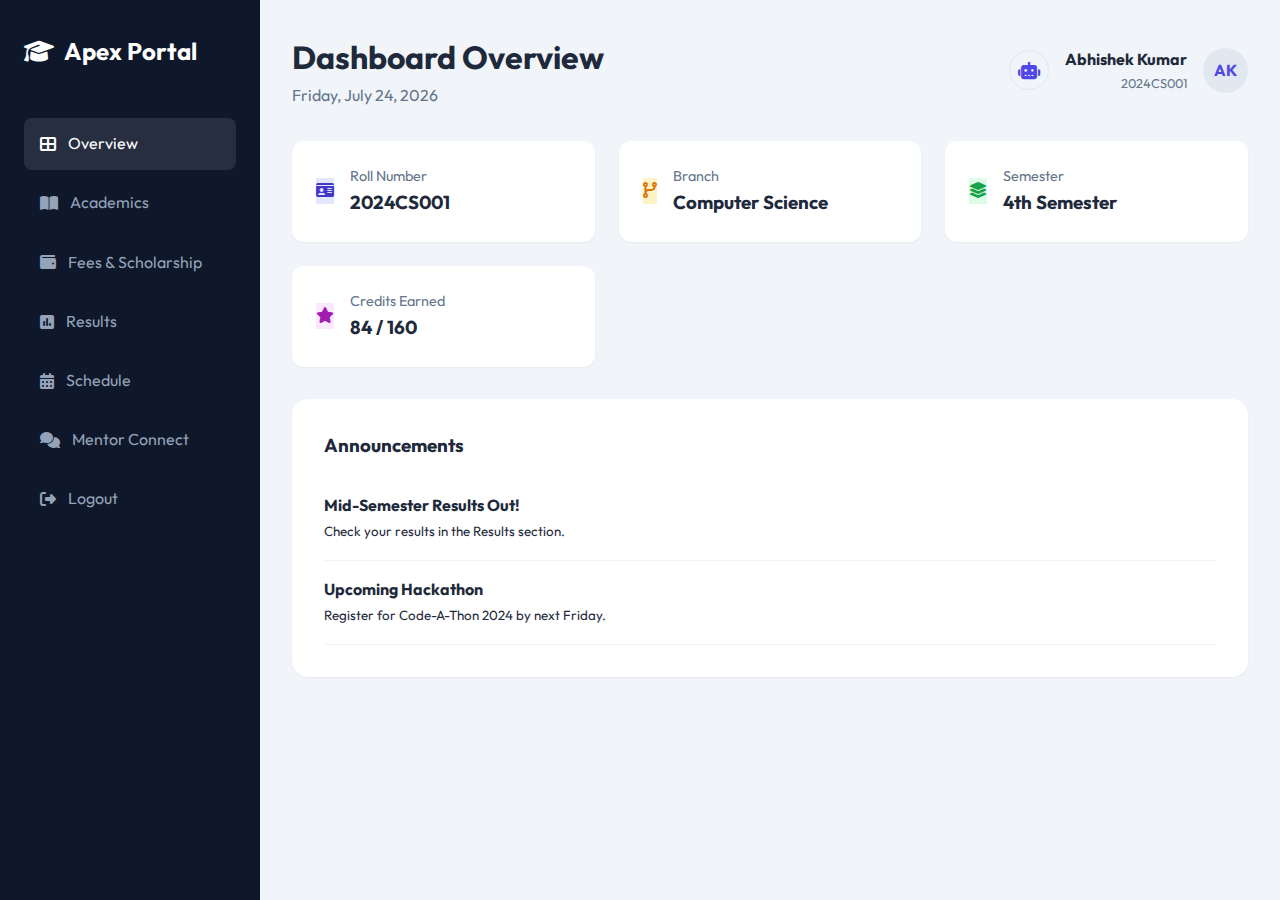
<file: student.html>
<!DOCTYPE html>
<html lang="en">

<head>
    <meta charset="UTF-8">
    <meta name="viewport" content="width=device-width, initial-scale=1.0">
    <title>Student Dashboard | Apex Institute</title>
    <link rel="stylesheet" href="style.css">
    <link rel="preconnect" href="https://fonts.googleapis.com">
    <link rel="preconnect" href="https://fonts.gstatic.com" crossorigin>
    <link href="https://fonts.googleapis.com/css2?family=Outfit:wght@300;400;500;600;700;800&display=swap"
        rel="stylesheet">
    <link rel="stylesheet" href="https://cdnjs.cloudflare.com/ajax/libs/font-awesome/6.4.0/css/all.min.css">
</head>

<body>
    <div class="dashboard-layout">
        <aside class="sidebar">
            <div class="sidebar-brand">
                <i class="fas fa-graduation-cap"></i>
                <span>Apex Portal</span>
            </div>
            <ul class="nav-menu">
                <li><a href="#" class="active" onclick="showDashboardSection('overview')"><i
                            class="fas fa-th-large"></i> <span>Overview</span></a></li>
                <li><a href="#" onclick="showDashboardSection('academics')"><i class="fas fa-book-open"></i>
                        <span>Academics</span></a></li>
                <li><a href="#" onclick="showDashboardSection('fees')"><i class="fas fa-wallet"></i> <span>Fees &
                            Scholarship</span></a></li>
                <li><a href="#" onclick="showDashboardSection('results')"><i class="fas fa-poll"></i>
                        <span>Results</span></a></li>
                <li><a href="#" onclick="showDashboardSection('schedule')"><i class="fas fa-calendar-alt"></i>
                        <span>Schedule</span></a></li>
                <li><a href="#" onclick="showDashboardSection('mentor')"><i class="fas fa-comments"></i> <span>Mentor
                            Connect</span></a></li>
                <li style="margin-top: auto;"><a href="javascript:void(0)" onclick="logout()" class="logout-link"><i
                            class="fas fa-sign-out-alt"></i> <span>Logout</span></a></li>
            </ul>
        </aside>

        <main class="main-content">
            <header style="display: flex; justify-content: space-between; align-items: center; margin-bottom: 2rem;">
                <div>
                    <h1 id="section-title">Dashboard Overview</h1>
                    <p id="current-date" style="color: var(--text-muted);"></p>
                </div>
                <div style="display: flex; align-items: center; gap: 1rem;">
                    <button class="help-btn-circle" onclick="toggleAIChat()" title="Apex AI Help">
                        <i class="fas fa-robot"></i>
                    </button>
                    <div style="text-align: right;">
                        <h4 id="student-name-display">Abhishek Kumar</h4>
                        <p style="font-size: 0.8rem; color: var(--text-muted);">2024CS001</p>
                    </div>
                    <div id="student-initials-avatar"
                        style="width: 45px; height: 45px; background: #e2e8f0; border-radius: 50%; display: flex; align-items: center; justify-content: center; font-weight: 700; color: var(--primary-color); cursor: pointer;"
                        onclick="toggleProfileModal()">
                        AK</div>
                </div>
            </header>

            <!-- Overview Section -->
            <div id="overview-section" class="dash-section">
                <div class="stats-grid">
                    <div class="stat-card">
                        <div class="stat-icon" style="background: #e0e7ff; color: #4338ca;"><i
                                class="fas fa-id-card"></i></div>
                        <div>
                            <p style="color: var(--text-muted); font-size: 0.9rem;">Roll Number</p>
                            <h3 id="roll-number">2024CS001</h3>
                        </div>
                    </div>
                    <div class="stat-card">
                        <div class="stat-icon" style="background: #fef3c7; color: #d97706;"><i
                                class="fas fa-code-branch"></i></div>
                        <div>
                            <p style="color: var(--text-muted); font-size: 0.9rem;">Branch</p>
                            <h3 id="branch-name">Computer Science</h3>
                        </div>
                    </div>
                    <div class="stat-card">
                        <div class="stat-icon" style="background: #dcfce7; color: #16a34a;"><i
                                class="fas fa-layer-group"></i></div>
                        <div>
                            <p style="color: var(--text-muted); font-size: 0.9rem;">Semester</p>
                            <h3 id="current-semester">4th Semester</h3>
                        </div>
                    </div>
                    <div class="stat-card">
                        <div class="stat-icon" style="background: #fae8ff; color: #a21caf;"><i class="fas fa-star"></i>
                        </div>
                        <div>
                            <p style="color: var(--text-muted); font-size: 0.9rem;">Credits Earned</p>
                            <h3 id="completed-credits">84 / 160</h3>
                        </div>
                    </div>
                </div>

                <div
                    style="background: var(--white); padding: 2rem; border-radius: 16px; box-shadow: var(--shadow-sm);">
                    <h3>Announcements</h3>
                    <ul style="margin-top: 1rem;">
                        <li style="padding: 1rem 0; border-bottom: 1px solid #f1f5f9;">
                            <strong>Mid-Semester Results Out!</strong><br>
                            <small color="var(--text-muted)">Check your results in the Results section.</small>
                        </li>
                        <li style="padding: 1rem 0; border-bottom: 1px solid #f1f5f9;">
                            <strong>Upcoming Hackathon</strong><br>
                            <small color="var(--text-muted)">Register for Code-A-Thon 2024 by next Friday.</small>
                        </li>
                    </ul>
                </div>
            </div>

            <!-- Academics Section -->
            <div id="academics-section" class="dash-section" style="display: none;">
                <!-- Main Academics View -->
                <div id="academics-main-view">
                    <h3 style="margin-bottom: 1.5rem">Current Semester Subjects</h3>
                    <div id="academics-grid" class="academics-grid">
                        <!-- Dynamic Subject Cards -->
                    </div>
                </div>

                <!-- Attendance Detail View -->
                <div id="attendance-detail-view" style="display: none;">
                    <div
                        style="background: var(--white); padding: 2rem; border-radius: 16px; box-shadow: var(--shadow-sm);">
                        <div
                            style="display: flex; justify-content: space-between; align-items: start; margin-bottom: 2rem; flex-wrap: wrap; gap: 1rem;">
                            <div>
                                <button class="submit-btn"
                                    style="width: auto; padding: 0.5rem 1rem; margin-bottom: 1rem; background: #f1f5f9; color: var(--text-main);"
                                    onclick="hideSubjectDetails()">
                                    <i class="fas fa-arrow-left"></i> Back
                                </button>
                                <h2 id="detail-subject-name" style="font-size: 1.8rem;">Subject Name</h2>
                                <p style="color: var(--text-muted)"><span id="detail-subject-code">CSXXX</span> | <span
                                        id="detail-faculty-name">Faculty Name</span></p>
                            </div>
                            <div style="text-align: right;">
                                <p style="color: var(--text-muted); font-size: 0.9rem;">Overall Attendance</p>
                                <h1 id="detail-attendance-pct" style="font-size: 2.5rem; color: var(--primary-color);">
                                    0%
                                </h1>
                            </div>
                        </div>

                        <h4 style="margin-bottom: 1.5rem">Last 20 Days History</h4>
                        <div id="attendance-history-grid" class="history-grid">
                            <!-- Dynamic History Items -->
                        </div>
                    </div>
                </div>
            </div>

            <!-- Fees Section -->
            <div id="fees-section" class="dash-section" style="display: none;">
                <div class="stats-grid" style="grid-template-columns: repeat(auto-fit, minmax(200px, 1fr));">
                    <div class="stat-card">
                        <div class="stat-icon" style="background: #eef2ff; color: #4338ca;"><i
                                class="fas fa-receipt"></i></div>
                        <div>
                            <p style="color: var(--text-muted); font-size: 0.85rem;">Total Fee</p>
                            <h3 id="total-fee">₹ 1,20,000</h3>
                        </div>
                    </div>
                    <div class="stat-card">
                        <div class="stat-icon" style="background: #ecfdf5; color: #059669;"><i
                                class="fas fa-check-circle"></i></div>
                        <div>
                            <p style="color: var(--text-muted); font-size: 0.85rem;">Amount Paid</p>
                            <h3 id="paid-fee">₹ 75,000</h3>
                        </div>
                    </div>
                    <div class="stat-card">
                        <div class="stat-icon" style="background: #fff1f2; color: #e11d48;"><i class="fas fa-clock"></i>
                        </div>
                        <div>
                            <p style="color: var(--text-muted); font-size: 0.85rem;">Pending Fee</p>
                            <h3 id="pending-fee">₹ 45,000</h3>
                        </div>
                    </div>
                    <div class="stat-card">
                        <div class="stat-icon" style="background: #fef3c7; color: #d97706;"><i
                                class="fas fa-percent"></i></div>
                        <div>
                            <p style="color: var(--text-muted); font-size: 0.85rem;">Scholarship</p>
                            <h3 id="scholarship-pct">25% Waiver</h3>
                        </div>
                    </div>
                </div>

                <div style="margin-top: 2rem; display: flex; align-items: center; gap: 1rem;">
                    <button id="pay-online-btn" class="submit-btn" style="width: auto; padding: 0.8rem 2rem;"
                        onclick="openPaymentModal()">
                        <i class="fas fa-credit-card"></i> Pay Online
                    </button>
                    <span id="fee-status-badge"
                        style="display: none; padding: 0.6rem 1.2rem; background: #dcfce7; color: #16a34a; border-radius: 50px; font-weight: 600;">
                        <i class="fas fa-check-circle"></i> No Dues
                    </span>
                </div>
            </div>

            <!-- Payment Modal -->
            <div id="paymentModal" class="login-container"
                style="display: none; position: fixed; top: 0; left: 0; width: 100%; z-index: 3000; background: rgba(15, 23, 42, 0.9);">
                <div class="login-card" style="max-width: 500px; padding: 2rem; flex-direction: column;">
                    <div
                        style="display: flex; justify-content: space-between; align-items: center; margin-bottom: 1.5rem;">
                        <h2 style="font-size: 1.25rem;">Secure Payment</h2>
                        <button onclick="closePaymentModal()"
                            style="font-size: 1.5rem; color: var(--text-muted);">&times;</button>
                    </div>

                    <div
                        style="background: #f8fafc; padding: 1rem; border-radius: 12px; margin-bottom: 2rem; text-align: center;">
                        <p style="color: var(--text-muted); font-size: 0.9rem;">Amount to Pay</p>
                        <h2 id="modal-pay-amount" style="color: var(--primary-color); font-size: 2rem;">₹ 45,000</h2>
                    </div>

                    <!-- Payment Methods -->
                    <div id="method-selection" style="display: grid; grid-template-columns: 1fr 1fr; gap: 1rem;">
                        <div class="payment-method-card" onclick="selectPaymentMethod('PhonePe')">
                            <i class="fas fa-mobile-alt" style="color: #6739b7;"></i>
                            <span>PhonePe</span>
                        </div>
                        <div class="payment-method-card" onclick="selectPaymentMethod('Google Pay')">
                            <i class="fab fa-google-pay" style="color: #4285F4; font-size: 2rem;"></i>
                            <span>GPay</span>
                        </div>
                        <div class="payment-method-card" onclick="selectPaymentMethod('Paytm')">
                            <i class="fas fa-wallet" style="color: #00BAF2;"></i>
                            <span>Paytm</span>
                        </div>
                        <div class="payment-method-card" onclick="selectPaymentMethod('Card')">
                            <i class="fas fa-credit-card" style="color: #1e293b;"></i>
                            <span>Card</span>
                        </div>
                    </div>

                    <!-- PIN Entry -->
                    <div id="pin-entry-section" style="display: none; text-align: center;">
                        <p style="margin-bottom: 1rem; color: var(--text-muted);">Paying via <strong
                                id="selected-method-name"></strong></p>
                        <form onsubmit="processPayment(event)">
                            <div class="form-group">
                                <label>Enter Security PIN</label>
                                <input type="password" id="payment-pin" placeholder="••••" maxlength="6"
                                    style="text-align: center; font-size: 1.5rem; letter-spacing: 5px;" required>
                            </div>
                            <div style="display: flex; gap: 1rem; margin-top: 1rem;">
                                <button type="button" class="submit-btn"
                                    style="background: #e2e8f0; color: var(--text-main);"
                                    onclick="resetPaymentUI()">Back</button>
                                <button type="submit" id="pay-confirm-btn" class="submit-btn">Confirm Payment</button>
                            </div>
                        </form>
                    </div>
                </div>
            </div>

            <!-- Results Section -->
            <div id="results-section" class="dash-section" style="display: none;">
                <div
                    style="background: linear-gradient(rgba(255, 255, 255, 0.9), rgba(255, 255, 255, 0.9)), url('images/exam-results.jpg') center/cover; padding: 3rem 2rem; border-radius: 16px; box-shadow: var(--shadow-sm); min-height: 400px; display: flex; flex-direction: column; justify-content: center;">
                    <h3 style="margin-bottom: 2rem; text-align: center; font-size: 1.8rem; color: var(--bg-dark);">
                        Semester Performance (GPA)</h3>
                    <div style="display: flex; gap: 2rem; flex-wrap: wrap; justify-content: center;">
                        <div
                            style="flex: 1; min-width: 180px; max-width: 220px; padding: 1.5rem; background: var(--white); border-radius: 12px; text-align: center; box-shadow: var(--shadow-md); border: 1px solid #e2e8f0;">
                            <p style="font-weight: 600; color: var(--text-muted);">Semester 1</p>
                            <h2 style="color: var(--primary-color); font-size: 2.5rem; margin-top: 0.5rem;">8.5</h2>
                        </div>
                        <div
                            style="flex: 1; min-width: 180px; max-width: 220px; padding: 1.5rem; background: var(--white); border-radius: 12px; text-align: center; box-shadow: var(--shadow-md); border: 1px solid #e2e8f0;">
                            <p style="font-weight: 600; color: var(--text-muted);">Semester 2</p>
                            <h2 style="color: var(--primary-color); font-size: 2.5rem; margin-top: 0.5rem;">8.2</h2>
                        </div>
                        <div
                            style="flex: 1; min-width: 180px; max-width: 220px; padding: 1.5rem; background: var(--white); border-radius: 12px; text-align: center; box-shadow: var(--shadow-md); border: 1px solid #e2e8f0;">
                            <p style="font-weight: 600; color: var(--text-muted);">Semester 3</p>
                            <h2 style="color: var(--primary-color); font-size: 2.5rem; margin-top: 0.5rem;">8.8</h2>
                        </div>
                    </div>
                </div>
            </div>

            <!-- Schedule Section -->
            <div id="schedule-section" class="dash-section" style="display: none;">
                <div
                    style="background: var(--white); padding: 2rem; border-radius: 16px; box-shadow: var(--shadow-sm);">
                    <h3>Upcoming Classes</h3>
                    <div style="margin-top: 1.5rem;">
                        <div
                            style="display: flex; gap: 1rem; padding: 1rem; background: #f1f5f9; border-radius: 8px; margin-bottom: 1rem;">
                            <div style="font-weight: 700; color: var(--primary-color);">09:00 AM</div>
                            <div>
                                <strong>Artificial Intelligence</strong><br>
                                <small>Room 402 • Dr. Sarah Smith</small>
                            </div>
                        </div>
                        <div
                            style="display: flex; gap: 1rem; padding: 1rem; background: var(--white); border: 1px solid #f1f5f9; border-radius: 8px; margin-bottom: 1rem;">
                            <div style="font-weight: 700; color: var(--text-muted);">11:30 AM</div>
                            <div>
                                <strong>Software Engineering</strong><br>
                                <small>Room 105 • Prof. James Gossling</small>
                            </div>
                        </div>
                    </div>
                </div>
            </div>

            <!-- Mentor Connect -->
            <div id="mentor-section" class="dash-section" style="display: none;">
                <div class="chat-container">
                    <div
                        style="padding: 1rem; background: #f8fafc; border-bottom: 1px solid #e2e8f0; display: flex; align-items: center; gap: 10px;">
                        <div
                            style="width: 40px; height: 40px; background: var(--primary-color); color: white; border-radius: 50%; display: flex; align-items: center; justify-content: center;">
                            <i class="fas fa-user-tie"></i>
                        </div>
                        <div>
                            <strong>Dr. Robert Wilson</strong><br>
                            <small style="color: #22c55e;">Online</small>
                        </div>
                    </div>
                    <div class="chat-messages" id="chat-messages">
                        <div class="message received">
                            Hello Abhishek, how are your preparations for the semester exams going?
                        </div>
                    </div>
                    <form id="mentorChatForm" class="chat-input" onsubmit="sendMentorMessage(event)">
                        <input type="text" id="chatInput" placeholder="Type a message..." required
                            style="flex: 1; border: 1px solid #e2e8f0; padding: 0.8rem; border-radius: 8px; outline: none;">
                        <button type="submit" style="color: var(--primary-color); font-size: 1.25rem;"><i
                                class="fas fa-paper-plane"></i></button>
                    </form>
                </div>
            </div>

        </main>
    </div>

    <!-- Student Profile Modal -->
    <div id="profileModal" class="login-container"
        style="display: none; position: fixed; top: 0; left: 0; width: 100%; z-index: 4000; background: rgba(15, 23, 42, 0.9);">
        <div class="login-card" style="max-width: 700px; padding: 0; flex-direction: column; overflow: hidden;">
            <div style="background: var(--primary-color); color: white; padding: 2rem; position: relative;">
                <button onclick="toggleProfileModal()"
                    style="position: absolute; top: 1rem; right: 1rem; font-size: 2rem; color: white;">&times;</button>
                <div style="display: flex; align-items: center; gap: 1.5rem;">
                    <div id="profile-initials"
                        style="width: 80px; height: 80px; background: white; border-radius: 50%; display: flex; align-items: center; justify-content: center; font-size: 2rem; font-weight: 800; color: var(--primary-color);">
                        AK</div>
                    <div>
                        <h2 id="profile-full-name" style="font-size: 1.8rem; margin: 0;">Student Name</h2>
                        <p id="profile-roll" style="opacity: 0.9; margin: 0;">2024CS001</p>
                    </div>
                </div>
            </div>

            <div
                style="padding: 2.5rem; display: grid; grid-template-columns: 1fr 1fr; gap: 2rem; background: var(--white);">
                <div class="profile-info-item">
                    <label
                        style="display: block; font-size: 0.8rem; color: var(--text-muted); text-transform: uppercase; letter-spacing: 1px;">Email
                        ID</label>
                    <span id="profile-email" style="font-weight: 600;">-</span>
                </div>
                <div class="profile-info-item">
                    <label
                        style="display: block; font-size: 0.8rem; color: var(--text-muted); text-transform: uppercase; letter-spacing: 1px;">Phone
                        Number</label>
                    <span id="profile-phone" style="font-weight: 600;">-</span>
                </div>
                <div class="profile-info-item">
                    <label
                        style="display: block; font-size: 0.8rem; color: var(--text-muted); text-transform: uppercase; letter-spacing: 1px;">Date
                        of Birth</label>
                    <span id="profile-dob" style="font-weight: 600;">-</span>
                </div>
                <div class="profile-info-item">
                    <label
                        style="display: block; font-size: 0.8rem; color: var(--text-muted); text-transform: uppercase; letter-spacing: 1px;">Blood
                        Group</label>
                    <span id="profile-blood" style="font-weight: 600;">-</span>
                </div>
                <div class="profile-info-item">
                    <label
                        style="display: block; font-size: 0.8rem; color: var(--text-muted); text-transform: uppercase; letter-spacing: 1px;">Father's
                        Name</label>
                    <span id="profile-father" style="font-weight: 600;">-</span>
                </div>
                <div class="profile-info-item">
                    <label
                        style="display: block; font-size: 0.8rem; color: var(--text-muted); text-transform: uppercase; letter-spacing: 1px;">Mother's
                        Name</label>
                    <span id="profile-mother" style="font-weight: 600;">-</span>
                </div>
                <div class="profile-info-item">
                    <label
                        style="display: block; font-size: 0.8rem; color: var(--text-muted); text-transform: uppercase; letter-spacing: 1px;">Religion</label>
                    <span id="profile-religion" style="font-weight: 600;">-</span>
                </div>
                <div class="profile-info-item">
                    <label
                        style="display: block; font-size: 0.8rem; color: var(--text-muted); text-transform: uppercase; letter-spacing: 1px;">Caste</label>
                    <span id="profile-caste" style="font-weight: 600;">-</span>
                </div>
            </div>
        </div>
    </div>

    <!-- AI Chat Widget -->
    <div id="aiChatWidget" class="ai-chat-widget" style="display: none;">
        <div class="ai-chat-header">
            <div style="display: flex; align-items: center; gap: 10px;">
                <div class="ai-bot-icon"><i class="fas fa-robot"></i></div>
                <span>Apex AI Help</span>
            </div>
            <button onclick="toggleAIChat()" style="color: white; font-size: 1.2rem;">&times;</button>
        </div>
        <div id="aiChatMessages" class="ai-chat-messages">
            <div class="message received">
                Hello! I'm your Apex Assistant. How can I help you today?
            </div>
        </div>
        <div id="aiTyping" class="ai-typing" style="display: none;">
            <span></span><span></span><span></span>
        </div>
        <form id="aiChatForm" class="ai-chat-input" onsubmit="sendAIMessage(event)">
            <input type="text" id="aiInput" placeholder="Ask about login, fees, etc..." required>
            <button type="submit"><i class="fas fa-paper-plane"></i></button>
        </form>
    </div>

    <script src="script.js"></script>
    <script>
        // Initialize Student Data
        document.addEventListener('DOMContentLoaded', () => {
            renderStudentDashboard();
            document.getElementById('current-date').innerText = new Date().toLocaleDateString('en-US', { weekday: 'long', year: 'numeric', month: 'long', day: 'numeric' });
        });
    </script>
</body>

</html>
</file>
<file: style.css>
:root {
    --primary-color: #4f46e5;
    --primary-hover: #4338ca;
    --secondary-color: #6366f1;
    --accent-color: #f59e0b;
    --bg-light: #f8fafc;
    --bg-dark: #0f172a;
    --text-main: #1e293b;
    --text-muted: #64748b;
    --white: #ffffff;
    --glass: rgba(255, 255, 255, 0.8);
    --shadow-sm: 0 1px 2px 0 rgb(0 0 0 / 0.05);
    --shadow-md: 0 4px 6px -1px rgb(0 0 0 / 0.1);
    --shadow-lg: 0 10px 15px -3px rgb(0 0 0 / 0.1);
    --sidebar-width: 260px;
    --transition: all 0.3s ease;
}

* {
    margin: 0;
    padding: 0;
    box-sizing: border-box;
    font-family: 'Outfit', sans-serif;
}

body {
    background-color: var(--bg-light);
    color: var(--text-main);
    line-height: 1.6;
    overflow-x: hidden;
}

a {
    text-decoration: none;
    color: inherit;
    transition: var(--transition);
}

ul {
    list-style: none;
}

button {
    cursor: pointer;
    border: none;
    outline: none;
    background: none;
    transition: var(--transition);
}

/* Landing Page Styles */
.navbar {
    display: flex;
    justify-content: space-between;
    align-items: center;
    padding: 1.5rem 5%;
    background: var(--white);
    box-shadow: var(--shadow-sm);
    position: fixed;
    top: 0;
    width: 100%;
    z-index: 1000;
}

.logo-container {
    display: flex;
    align-items: center;
    gap: 10px;
    font-size: 1.5rem;
    font-weight: 700;
    color: var(--primary-color);
}

.logo-icon {
    width: 40px;
    height: 40px;
    background: linear-gradient(135deg, var(--primary-color), var(--secondary-color));
    border-radius: 8px;
    display: flex;
    align-items: center;
    justify-content: center;
    color: white;
}

.nav-links {
    display: flex;
    gap: 2.5rem;
}

.nav-links a {
    font-weight: 500;
    color: var(--text-muted);
}

.nav-links a:hover,
.nav-links a.active {
    color: var(--primary-color);
}

.login-btn {
    background: var(--primary-color);
    color: white !important;
    padding: 0.6rem 1.5rem;
    border-radius: 8px;
}

.login-btn:hover {
    background: var(--primary-hover);
}

/* Hero Section */
.hero {
    height: 100vh;
    background: linear-gradient(rgba(15, 23, 42, 0.7), rgba(15, 23, 42, 0.7)),
        url('images/campus.jpg') center/cover;
    display: flex;
    align-items: center;
    justify-content: center;
    text-align: center;
    color: white;
    padding: 0 1rem;
    margin-top: 0;
}

.hero-content h1 {
    font-size: 4rem;
    margin-bottom: 1rem;
    font-weight: 800;
    letter-spacing: -1px;
}

.hero-content p {
    font-size: 1.25rem;
    max-width: 700px;
    margin: 0 auto 2rem;
    opacity: 0.9;
}

/* Sections */
section {
    padding: 5rem 10%;
}

.section-title {
    text-align: center;
    font-size: 2.5rem;
    margin-bottom: 3rem;
    position: relative;
}

.section-title::after {
    content: '';
    display: block;
    width: 60px;
    height: 4px;
    background: var(--primary-color);
    margin: 10px auto;
    border-radius: 2px;
}

/* Academics Page */
.course-grid {
    display: grid;
    grid-template-columns: repeat(auto-fit, minmax(300px, 1fr));
    gap: 2rem;
}

.course-card {
    background: var(--white);
    padding: 2rem;
    border-radius: 16px;
    box-shadow: var(--shadow-md);
    transition: var(--transition);
    border: 1px solid #e2e8f0;
}

.course-card:hover {
    transform: translateY(-10px);
    box-shadow: var(--shadow-lg);
}

.course-card:hover .course-image img {
    transform: scale(1.1);
}

.course-icon {
    width: 50px;
    height: 50px;
    background: #eef2ff;
    color: var(--primary-color);
    border-radius: 12px;
    display: flex;
    align-items: center;
    justify-content: center;
    font-size: 1.5rem;
    margin-bottom: 1.5rem;
}

/* Login Page Styles */
.login-container {
    padding-top: 100px;
    min-height: 100vh;
    display: flex;
    align-items: center;
    justify-content: center;
    background: #f1f5f9;
}

.login-card {
    background: var(--white);
    border-radius: 20px;
    box-shadow: var(--shadow-lg);
    width: 100%;
    max-width: 850px;
    display: flex;
    overflow: hidden;
    position: relative;
}

.login-image-side {
    flex: 1;
    background: url('images/student-login.jpg') center/cover;
    display: block;
    transition: background-image 0.5s ease;
}

.login-form-side {
    flex: 1;
    padding: 3rem;
}

@media (max-width: 768px) {
    .login-card {
        flex-direction: column;
        max-width: 450px;
    }

    .login-image-side {
        height: 200px;
    }
}

.login-tabs {
    display: flex;
    margin-bottom: 2rem;
    border-bottom: 2px solid #e2e8f0;
}

.tab {
    flex: 1;
    padding: 1rem;
    text-align: center;
    font-weight: 600;
    color: var(--text-muted);
    border-bottom: 2px solid transparent;
    margin-bottom: -2px;
}

.tab.active {
    color: var(--primary-color);
    border-bottom-color: var(--primary-color);
}

.form-group {
    margin-bottom: 1.5rem;
}

.form-group label {
    display: block;
    margin-bottom: 0.5rem;
    font-weight: 500;
}

.form-group input {
    width: 100%;
    padding: 0.8rem 1rem;
    border: 1px solid #e2e8f0;
    border-radius: 8px;
    transition: var(--transition);
}

.form-group input:focus {
    border-color: var(--primary-color);
    outline: none;
    box-shadow: 0 0 0 3px rgba(79, 70, 229, 0.1);
}

.submit-btn:disabled {
    opacity: 0.7;
    cursor: not-allowed;
}

.payment-method-card {
    border: 1px solid #e2e8f0;
    padding: 1.5rem 1rem;
    border-radius: 12px;
    display: flex;
    flex-direction: column;
    align-items: center;
    gap: 10px;
    cursor: pointer;
    transition: var(--transition);
}

.payment-method-card:hover {
    background: #f8fafc;
    border-color: var(--primary-color);
    transform: translateY(-5px);
    box-shadow: var(--shadow-md);
}

.payment-method-card i {
    font-size: 1.5rem;
}

/* Dashboard Styles */
.dashboard-layout {
    display: flex;
    min-height: 100vh;
}

.sidebar {
    width: var(--sidebar-width);
    background: var(--bg-dark);
    color: white;
    padding: 2rem 1.5rem;
    position: fixed;
    height: 100vh;
    transition: var(--transition);
}

.main-content {
    flex: 1;
    margin-left: var(--sidebar-width);
    padding: 2rem;
    background: #f1f5f9;
}

.sidebar-brand {
    font-size: 1.5rem;
    font-weight: 700;
    margin-bottom: 3rem;
    display: flex;
    align-items: center;
    gap: 10px;
}

.nav-menu li {
    margin-bottom: 0.5rem;
}

.nav-menu a {
    display: flex;
    align-items: center;
    gap: 12px;
    padding: 0.8rem 1rem;
    border-radius: 8px;
    color: #94a3b8;
}

.nav-menu a:hover,
.nav-menu a.active {
    background: rgba(255, 255, 255, 0.1);
    color: white;
}

.stats-grid {
    display: grid;
    grid-template-columns: repeat(auto-fit, minmax(240px, 1fr));
    gap: 1.5rem;
    margin-bottom: 2rem;
}

.stat-card {
    background: var(--white);
    padding: 1.5rem;
    border-radius: 12px;
    box-shadow: var(--shadow-sm);
    display: flex;
    align-items: center;
    gap: 1rem;
}

/* Academics Grid & Cards */
.academics-grid {
    display: grid;
    grid-template-columns: repeat(auto-fit, minmax(280px, 1fr));
    gap: 1.5rem;
}

.subject-card {
    background: var(--white);
    padding: 1.5rem;
    border-radius: 16px;
    box-shadow: var(--shadow-sm);
    cursor: pointer;
    transition: var(--transition);
    border: 1px solid #e2e8f0;
}

.subject-card:hover {
    transform: translateY(-5px);
    box-shadow: var(--shadow-md);
    border-color: var(--primary-color);
}

.subject-card-header {
    display: flex;
    align-items: center;
    gap: 15px;
}

.subject-icon-bg {
    width: 45px;
    height: 45px;
    background: #eef2ff;
    color: var(--primary-color);
    border-radius: 10px;
    display: flex;
    align-items: center;
    justify-content: center;
    font-size: 1.2rem;
}

/* History Grid */
.history-grid {
    display: grid;
    grid-template-columns: repeat(auto-fit, minmax(100px, 1fr));
    gap: 10px;
}

.history-item {
    padding: 1rem;
    border-radius: 12px;
    text-align: center;
    border: 1px solid #e2e8f0;
    transition: var(--transition);
}

.history-item.present {
    background: #ecfdf5;
    color: #059669;
    border-color: #b9f6ca;
}

.history-item.absent {
    background: #fff1f2;
    color: #e11d48;
    border-color: #fda4af;
}

.history-item i {
    font-size: 1.2rem;
    margin-bottom: 5px;
    display: block;
}

/* Help Button */
.help-btn-circle {
    width: 40px;
    height: 40px;
    background: #f1f5f9;
    color: var(--primary-color);
    border-radius: 50%;
    display: flex;
    align-items: center;
    justify-content: center;
    font-size: 1.1rem;
    transition: var(--transition);
    border: 1px solid #e2e8f0;
}

.help-btn-circle:hover {
    background: var(--primary-color);
    color: white;
    transform: scale(1.1);
}

/* AI Chat Widget */
.ai-chat-widget {
    position: fixed;
    bottom: 30px;
    right: 30px;
    width: 350px;
    height: 500px;
    background: var(--white);
    border-radius: 16px;
    box-shadow: 0 10px 25px rgba(0, 0, 0, 0.15);
    display: flex;
    flex-direction: column;
    overflow: hidden;
    z-index: 5000;
    animation: slideInUp 0.3s ease;
}

@keyframes slideInUp {
    from {
        transform: translateY(100px);
        opacity: 0;
    }

    to {
        transform: translateY(0);
        opacity: 1;
    }
}

.ai-chat-header {
    background: var(--primary-color);
    color: white;
    padding: 1.2rem;
    display: flex;
    justify-content: space-between;
    align-items: center;
    font-weight: 600;
}

.ai-bot-icon {
    width: 32px;
    height: 32px;
    background: rgba(255, 255, 255, 0.2);
    border-radius: 50%;
    display: flex;
    align-items: center;
    justify-content: center;
}

.ai-chat-messages {
    flex: 1;
    padding: 1.5rem;
    overflow-y: auto;
    display: flex;
    flex-direction: column;
    gap: 1rem;
    background: #f8fafc;
}

.ai-typing {
    padding: 0 1.5rem 1rem;
    display: flex;
    gap: 4px;
}

.ai-typing span {
    width: 6px;
    height: 6px;
    background: #94a3b8;
    border-radius: 50%;
    animation: typing 1s infinite alternate;
}

.ai-typing span:nth-child(2) {
    animation-delay: 0.2s;
}

.ai-typing span:nth-child(3) {
    animation-delay: 0.4s;
}

@keyframes typing {
    from {
        transform: translateY(0);
    }

    to {
        transform: translateY(-5px);
    }
}

.ai-chat-input {
    padding: 1rem;
    background: white;
    border-top: 1px solid #e2e8f0;
    display: flex;
    gap: 10px;
}

.ai-chat-input input {
    flex: 1;
    border: 1px solid #e2e8f0;
    padding: 0.7rem 1rem;
    border-radius: 20px;
    outline: none;
    font-size: 0.9rem;
}

.ai-chat-input button {
    color: var(--primary-color);
    font-size: 1.2rem;
}

/* Faculty Attendance Toggle */
.att-toggle {
    cursor: pointer;
    display: inline-block;
}

.att-toggle input {
    display: none;
}

.att-toggle span {
    display: inline-flex;
    width: 35px;
    height: 35px;
    align-items: center;
    justify-content: center;
    border-radius: 50%;
    font-weight: 700;
    transition: var(--transition);
    border: 2px solid transparent;
}

.p-btn {
    background: #f1f5f9;
    color: #64748b;
}

.a-btn {
    background: #f1f5f9;
    color: #64748b;
}

.att-toggle input:checked+.p-btn {
    background: #ecfdf5;
    color: #059669;
    border-color: #059669;
    transform: scale(1.1);
}

.att-toggle input:checked+.a-btn {
    background: #fff1f2;
    color: #e11d48;
    border-color: #e11d48;
    transform: scale(1.1);
}

/* Chat interface */
.chat-container {
    background: var(--white);
    border-radius: 12px;
    height: 400px;
    display: flex;
    flex-direction: column;
    overflow: hidden;
    box-shadow: var(--shadow-sm);
}

.chat-messages {
    flex: 1;
    padding: 1rem;
    overflow-y: auto;
}

.message {
    margin-bottom: 1rem;
    max-width: 80%;
}

.message.sent {
    margin-left: auto;
    background: var(--primary-color);
    color: white;
    padding: 0.8rem;
    border-radius: 12px 12px 0 12px;
}

.message.received {
    background: #eef2ff;
    padding: 0.8rem;
    border-radius: 12px 12px 12px 0;
}

.chat-input {
    padding: 1rem;
    display: flex;
    gap: 10px;
    border-top: 1px solid #e2e8f0;
}

/* Responsive */
@media (max-width: 1024px) {
    .sidebar {
        width: 80px;
        padding: 2rem 0.5rem;
    }

    .sidebar-brand span,
    .nav-menu span {
        display: none;
    }

    .main-content {
        margin-left: 80px;
    }
}

@media (max-width: 768px) {
    .hero-content h1 {
        font-size: 2.5rem;
    }

    .nav-links {
        display: none;
    }

    .main-content {
        padding: 1rem;
    }
}
</file>
